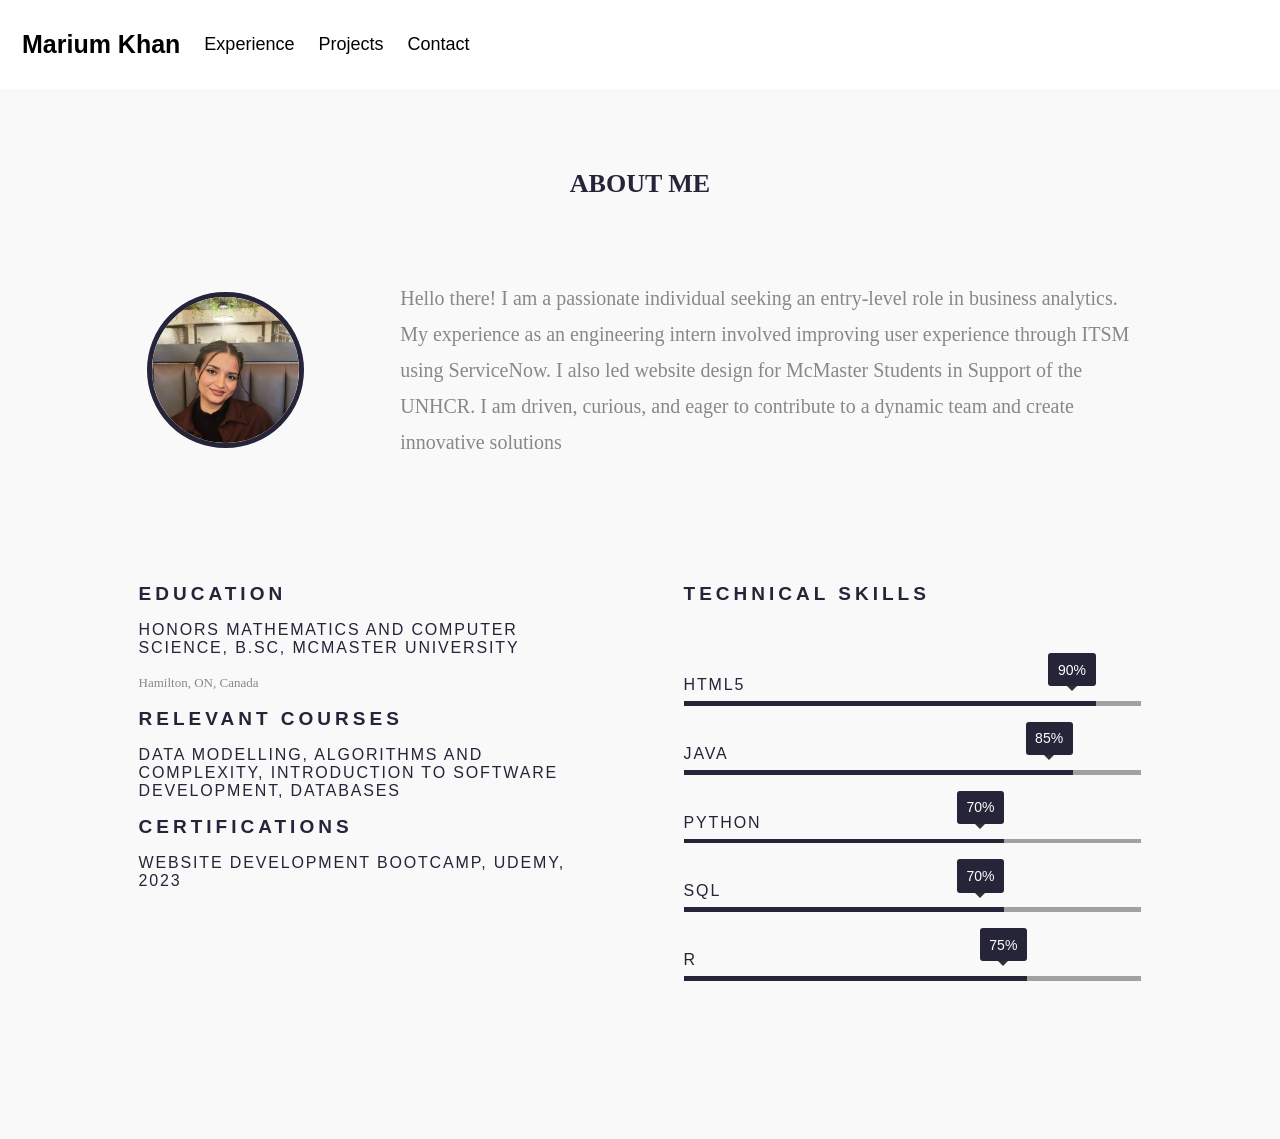
<file: public/index.html>
<head>
    <link rel="stylesheet" type="text/css" href="profile.css" />
    <div class="header">
        <a href="main.html" class="name">Marium Khan</a>
        <div class="header-right">
          <a class href="experience.html">Experience</a>
          <a href="#contact">Projects</a>
          <a href="#about">Contact</a>
        </div>
      </div>
     
      <!--our team snippet on bootsnip by pankajrajput*/-->
      
   


</head>
<body>
    <div class="cont">
    <div class="wrap">
        <div class="about">
            <div class="about-intro">
                <h1>ABOUT ME</h1>
                
                <div class="intro-details">
                    <div class="intro-image">
                        <div class="image">
                            <img class="image-circle" src="m.jpeg" alt="">
                        </div>
                    </div>
                    <div class="intro-paragraph padding"><p>Hello there! I am a passionate individual seeking an entry-level role in business analytics. My experience as an engineering intern involved improving user experience through ITSM using ServiceNow. I also led website design for McMaster Students in Support of the UNHCR. I am driven, curious, and eager to contribute to a dynamic team and create innovative solutions</p></div>
                </div>
            </div>
            <div class="about-info">
                <div class="profile padding">
                    <h2>Education</h2>
                    <h3>Honors Mathematics and Computer Science, B.Sc, McMaster university</h3>
                    <p>Hamilton, ON, Canada</p>
                   <h2>Relevant Courses</h2>
                   <h3>Data Modelling, Algorithms and Complexity, Introduction to Software Development, Databases  </h3>
                   <h2>Certifications</h2>
                   <h3>Website Development Bootcamp, Udemy, 2023</h3>
                </div>
                <div class="skills padding">
                    <h2>Technical Skills</h2>
                    <p></p>
                    <ul class="skill-bars">
                       <li>
                           <div class="progress percent90"><span>90%</span></div>
                           <strong>HTML5</strong>
                       </li>
                       <li>
                           <div class="progress percent85"><span>85%</span></div>
                           <strong>Java</strong>
                       </li>
                       <li>
                           <div class="progress percent70"><span>70%</span></div>
                           <strong>Python</strong>
                       </li>
                       <li>
                           <div class="progress percent70"><span>70%</span></div>
                           <strong>SQL</strong>
                       </li>
                       <li>
    
                           <div class="progress percent75"><span>75%</span></div>
                           <strong>R</strong>
                       </li>
          
                    </ul> <!-- /skill-bars -->		
    
                    
                </div>
            </div>
        </div>
</body>
</file>
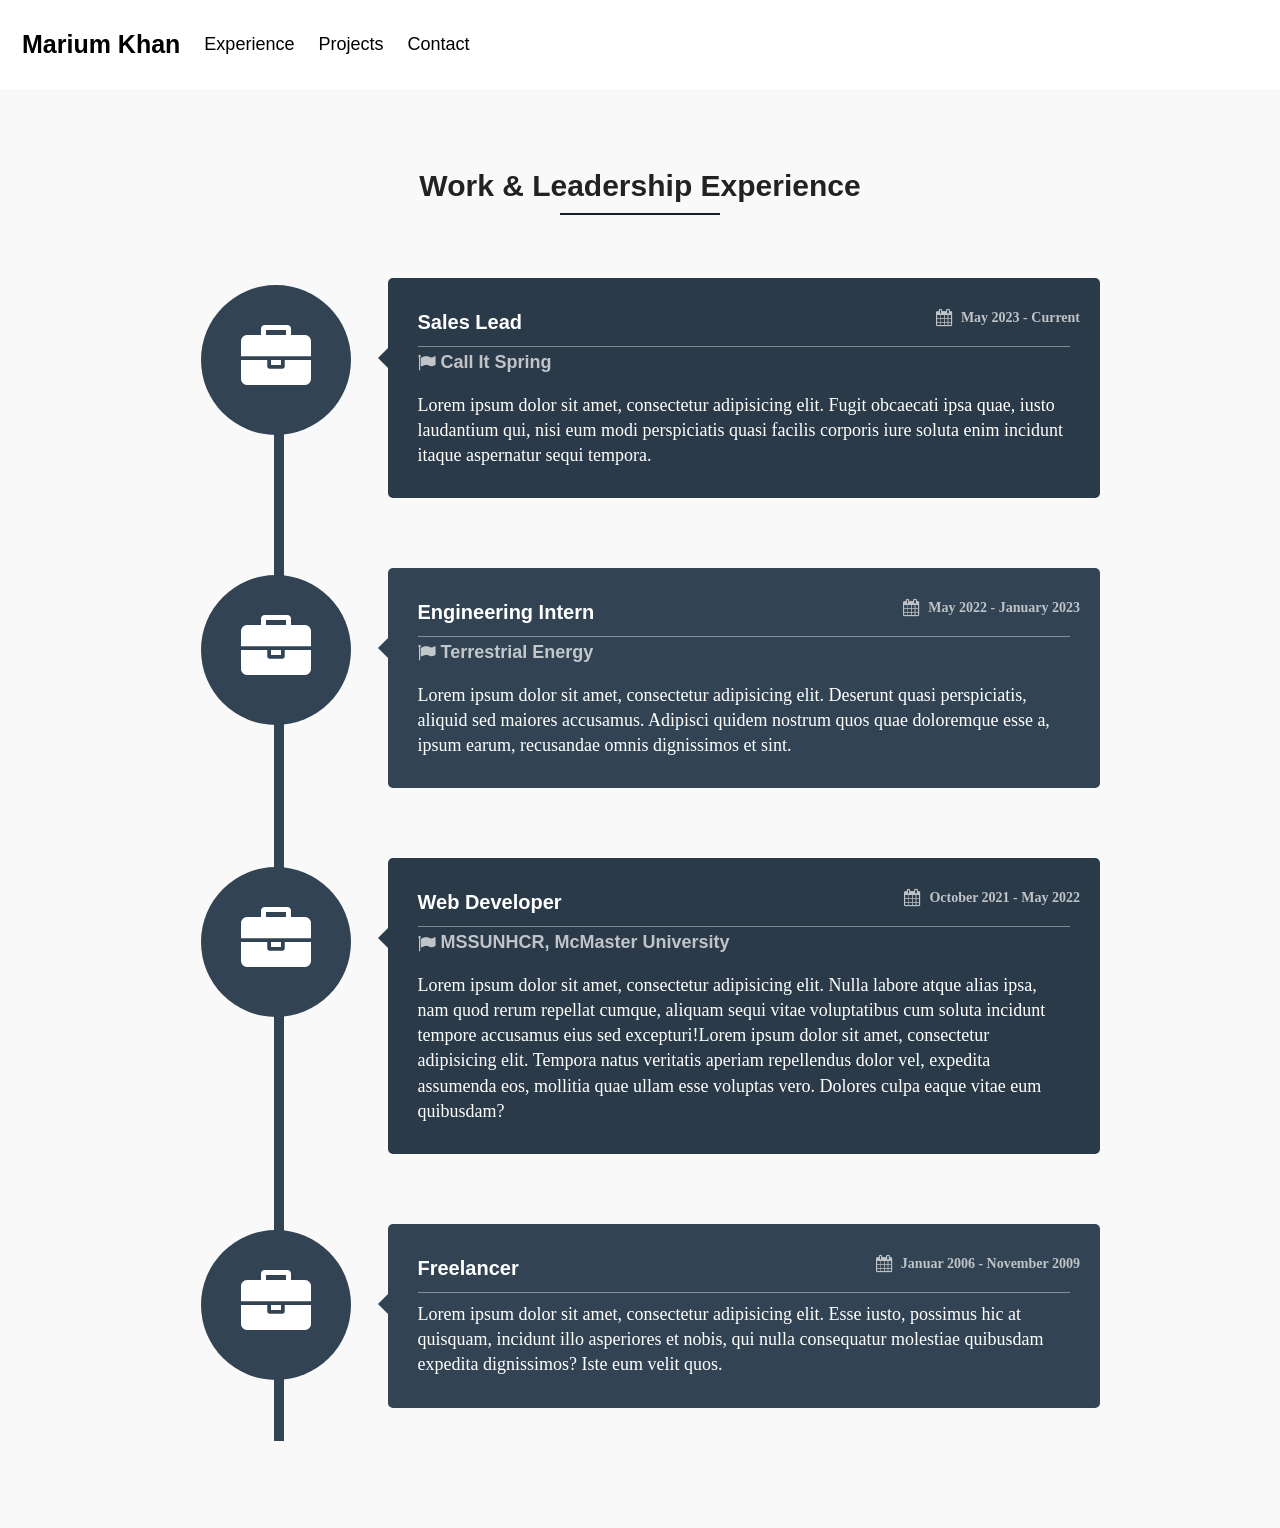
<file: public/experience.html>
<!DOCTYPE html>
<html lang="en">
<meta charset="UTF-8">
<title>Page Title</title>
<meta name="viewport" content="width=device-width,initial-scale=1">
<link rel="stylesheet" type="text/css" href="main.css" />
<link rel="stylesheet" href="https://cdnjs.cloudflare.com/ajax/libs/font-awesome/4.7.0/css/font-awesome.min.css">

<body>
    <div class="header">
        <a href="main.html" class="name">Marium Khan</a>
        <div class="header-right">
          <a class href="experience.html">Experience</a>
          <a href="#contact">Projects</a>
          <a href="#about">Contact</a>
        </div>
      </div>
      <div id="workexperience" class="sectionClass">
        <div class="row ">
          <div class="sectiontitle">
            <h2>Work & Leadership Experience</h2>
            <span class="headerLine"></span>
          </div>
          <div class="fullWidth eight columns">
            <ul class="cbp_tmtimeline">
              <li>
                <div class="cbp_tmicon cbp_tmicon-phone">
                  <i class="faPra fa-briefcase"></i>
                </div>
                <div class="cbp_tmlabel wow fadeInRight animated">
                  <h3>Sales Lead</h3>
                  <div class="date">
                    <i class="fa fa-calendar"></i>May 2023 - Current
                  </div>
                  <h4><i class="fa fa-flag"></i>Call It Spring</h4>
                  <p class="projectParagraph">Lorem ipsum dolor sit amet, consectetur adipisicing elit. Fugit obcaecati ipsa quae, iusto laudantium qui, nisi eum modi perspiciatis quasi facilis corporis iure soluta enim incidunt itaque aspernatur sequi tempora.</p>
                </div>
              </li>
              <li>
                <div class="cbp_tmicon cbp_tmicon-screen">
                  <i class="faPra fa-briefcase"></i>
                </div>
                <div class="cbp_tmlabel wow fadeInRight animated">
                  <h3>Engineering Intern</h3>
                  <h4><i class="fa fa-flag"></i>Terrestrial Energy</h4>
                  <div class="date"><i class="fa fa-calendar"></i>May 2022 - January 2023</div>
                  <p class="projectParagraph">Lorem ipsum dolor sit amet, consectetur adipisicing elit. Deserunt quasi perspiciatis, aliquid sed maiores accusamus. Adipisci quidem nostrum quos quae doloremque esse a, ipsum earum, recusandae omnis dignissimos et sint.</p>
                </div>
              </li>
              <li>
                <div class="cbp_tmicon cbp_tmicon-mail">
                  <i class="faPra fa-briefcase"></i>
                </div>
                <div class="cbp_tmlabel wow fadeInRight animated">
                  <h3>Web Developer</h3>
                  <h4><i class="fa fa-flag"></i>MSSUNHCR, McMaster University</h4>
                  <div class="date"><i class="fa fa-calendar"></i>October 2021 - May 2022</div>
                  <p class="projectParagraph">Lorem ipsum dolor sit amet, consectetur adipisicing elit. Nulla labore atque alias ipsa, nam quod rerum repellat cumque, aliquam sequi vitae voluptatibus cum soluta incidunt tempore accusamus eius sed excepturi!Lorem ipsum dolor sit amet,
                    consectetur adipisicing elit. Tempora natus veritatis aperiam repellendus dolor vel, expedita assumenda eos, mollitia quae ullam esse voluptas vero. Dolores culpa eaque vitae eum quibusdam?</p>
      
                </div>
              </li>
              <li>
                <div class="cbp_tmicon cbp_tmicon-phone">
                  <i class="faPra fa-briefcase"></i>
                </div>
                <div class="cbp_tmlabel wow fadeInRight animated">
                  <h3>Freelancer</h3>
                  <div class="date"><i class="fa fa-calendar"></i>Januar 2006 - November 2009</div>
                  <p class="projectParagraph">Lorem ipsum dolor sit amet, consectetur adipisicing elit. Esse iusto, possimus hic at quisquam, incidunt illo asperiores et nobis, qui nulla consequatur molestiae quibusdam expedita dignissimos? Iste eum velit quos.</p>
                </div>
              </li>
            </ul>
          </div>
        </div>
      </div>
      


</body>
</html>
</file>
<file: public/profile.css>
.header {
    overflow: hidden;
    background-color: #ffffff;
    padding: 20px 10px;
    position: relative;
  }
  body {
  font-family: Open Sans, "Helvetica Neue", "Helvetica", Helvetica, Arial, sans-serif;
  font-size: 13px;
  color: #666;
  position: relative;
  -webkit-font-smoothing: antialiased;
  margin: 0;
}
  
  /* Style the header links */
  .header a {
    float: left;
    color: black;
    text-align: center;
    padding: 12px;
    text-decoration: none;
    font-size: 18px;
    line-height: 25px;
    border-radius: 4px;
  }
  
  /* Style the logo link (notice that we set the same value of line-height and font-size to prevent the header to increase when the font gets bigger */
  .header a.name {
    font-size: 25px;
    font-weight: bold;
  }
  .btn {
    border: none;
    outline: none;
    padding: 10px 16px;
    
    cursor: pointer;
  }
  
  /* Change the background color on mouse-over */
 
  a:hover{
    background-color: rgba(250, 250, 250, 0.373);
    border-radius:10%;
    color: rgb(0, 0, 0);
  }
  /* Style the active/current link*/
  .active, .btn:hover {
    background-color: rgba(250, 250, 250, 0.373);
    border-radius:10%;
    color: rgb(0, 0, 0);
  }
  
  /* Float the link section to the right */
  .header-right {
    float:none;
  }
  
  /* Add media queries for responsiveness - when the screen is 500px wide or less, stack the links on top of each other */
  @media screen and (max-width: 500px) {
    .header a {
      float: none;
      display: block;
      text-align: left;
    }
    .header-right {
      float: none;
    }
  }
  body {
    font-family: Open Sans, "Helvetica Neue", "Helvetica", Helvetica, Arial, sans-serif;
    font-size: 13px;
    color: #666;
    position: relative;
    -webkit-font-smoothing: antialiased;
    margin: 0;
  }
*{
	box-sizing: border-box;
    -webkit-box-sizing: border-box;
    -moz-box-sizing: border-box;
    
}
.cont{
    font-family: Open Sans, "Helvetica Neue", "Helvetica", Helvetica, Arial, sans-serif;
    padding: 80px 0px 50px 0px;
    position: relative;
    display: block;
    background: rgb(249, 249, 249);
    height:max-content;
}

.wrap{
	width: 100%;
	max-width: 1100px;
	height: 100%;
	margin: 0 auto;
	padding-left: 5px;
	padding-right: 5px;
    
    
}
.padding{
	padding: 4%;
}

/** Layout **/
.intro-details{
    font-family: Open Sans, "Helvetica Neue", "Helvetica", Helvetica, Arial, sans-serif;
	display: -ms-flex;
    display: -webkit-flex;
    display: flex;
    flex-flow: row wrap;
}
	.intro-details > .intro-image{
	    width: 24%;
		display: flex;
		align-items: center;
		justify-content: center;
	}
	.intro-details > .intro-paragraph{
		width: 76%;
	}

.about-info{
	display: -ms-flex;
	display: -webkit-flex;
	display: flex;
	flex-direction: row;
}
	.about-info > .profile{
		-webkit-flex: 1 0 0;
   		flex: 1 0 0;
	}
	.about-info > .skills{
		-webkit-flex: 1 0 0;
   		flex: 1 0 0;
	}

.about-buttons{
	display: -ms-flex;
	display: -webkit-flex;
	display: flex;
	margin: 0 auto;
}
	.about-buttons div{
		width: 100%;
	}

/** Elements **/
.intro-image > .image{
	max-width: 60%;
	display: block;
	margin: 0 auto;
}
	.intro-image > .image > .image-circle{
		width: 100%;
		border-radius: 50%;
		margin: 0 auto;
		border: 5px solid #252439;
		transition: all .2s ease-in;
		-webkit-transition: all .2s ease-in;
		-moz-transition: all .2s ease-in;
		-o-transition: all .2s ease-in;
	}

.about-button{
	min-width: 70%;
	height: 100%;
	padding: 20px;
    font-family: Open Sans, "Helvetica Neue", "Helvetica", Helvetica, Arial, sans-serif;
	text-align: center;
	text-transform: uppercase;
	letter-spacing: .3rem;
	cursor: pointer;
	font-size: 14px;
	transition: all .3s ease-in;
	-webkit-transition: all .3s ease-in;
	-moz-transition: all .3s ease-in;
	-o-transition: all .3s ease-in;
}
	.hire-me > .about-button{
		margin-right: 25px;
		float: right;
		color: #252439;
    	background-color: transparent;
		border: 3px solid #252439;
	}
		.hire-me > .about-button:hover{
			color: #314036;
			border-color: #000000;
		}
	

.skill-bars {
	list-style: none;
	margin: 6rem 0 3rem;
	padding: 0px;
}
.skill-bars li {
	height: .3rem;
	background: #a1a1a1;
	width: 100%;
	margin-bottom: 4rem;
	padding: 0;
	position: relative;
}
.skill-bars li strong {
	position: absolute;
	left: 0;
	top: -1rem;
	font-family: "poppins-bold", sans-serif;
	color: #252439;
	text-transform: uppercase;
	letter-spacing: .115rem;
	font-weight: normal;
	font-size: 16px;
	line-height: 0;
}
.skill-bars li .progress {
	background: #252439;
	position: relative;
	height: 100%;
}
.skill-bars li .progress span {
	position: absolute;
	right: 0;
	top: -3rem;
	display: block;
	font-family: "poppins-regular", sans-serif;
	color: white;
	font-size: 14px;
	line-height: 1;
	background: #252439;
	padding: .6rem .6rem;
	border-radius: 3px;
}
.skill-bars li .progress span::after {
	position: absolute;
	left: 50%;
	bottom: -5px;
	margin-left: -5px;
	border-right: 5px solid transparent;
	border-left: 5px solid transparent;
	border-top: 5px solid #313131;
	content: "";
}

.skill-bars li .percent5   { width: 5%; }
.skill-bars li .percent10  { width: 10%; }
.skill-bars li .percent15  { width: 15%; }
.skill-bars li .percent20  { width: 20%; }
.skill-bars li .percent25  { width: 25%; }
.skill-bars li .percent30  { width: 30%; }
.skill-bars li .percent35  { width: 35%; }
.skill-bars li .percent40  { width: 40%; }
.skill-bars li .percent45  { width: 45%; }
.skill-bars li .percent50  { width: 50%; }
.skill-bars li .percent55  { width: 55%; }
.skill-bars li .percent60  { width: 60%; }
.skill-bars li .percent65  { width: 65%; }
.skill-bars li .percent70  { width: 70%; }
.skill-bars li .percent75  { width: 75%; }
.skill-bars li .percent80  { width: 80%; }
.skill-bars li .percent85  { width: 85%; }
.skill-bars li .percent90  { width: 90%; }
.skill-bars li .percent95  { width: 95%; }
.skill-bars li .percent100 { width: 100%; }



/** Styles **/
.about h1, .about h2, .about h3, .about h4{
	color: #252439;
	
}
.about h1, .about h4{
	font-family: serif;
	text-align: center;
}
.about h1{
	margin-top: 0px;
}
.about h4{
	color: #26302a;
	letter-spacing: .25rem;
	margin-bottom: 8px;
	text-transform: uppercase;
}
.about h2{
	text-transform: uppercase;
	letter-spacing: .25rem;
	font-size: 19px;
}
.about h3{
	text-transform: uppercase;
	letter-spacing: .115rem;
	font-weight: normal;
	font-size: 16px;
	

}
.about p{
	color: #888888;
	font-family: "lora-regular", serif;
	line-height: 1.5;
}
.intro-paragraph p{
	line-height: 1.8 !important;
	font-size: 20px;
}


/** Media Queries **/
@media all and (max-width : 800px) {
	.about-info{
		flex-direction: column;
	}
	.about-info h2{
		text-align: center;
	}
	.about-buttons{
		flex-direction: column;
	}
	.about-button{
		width: 100%;
	}
		.hire-me > .about-button{
			float: none;
			margin-right: 0px;
			margin-bottom: 15px;
		}
		.download-cv > .about-button{
			margin-left: 0px;	
			float: none;
		}
	.intro-image > .image {
		max-width: 95%;	
	}
	.intro-paragraph p{
		line-height: 1.5 !important;
		font-size: 18px;
	}
	.about h1 {
		font-size: 22px;
	}
	.about h2, .about h3, .about h4{
		font-size: 15px;
        font-family: Open Sans, "Helvetica Neue", "Helvetica", Helvetica, Arial, sans-serif;
	}
}
@media all and (max-width : 500px) {
	.intro-details > .intro-image{
	    width: 100%;
	}
	.intro-details > .intro-paragraph{
		width: 100%;
		text-align: center;
	}
	.intro-image > .image{
		width: 40%;
	}
}
</file>
<file: public/main.css>
/* Style the header with a grey background and some padding */
.header {
    overflow: hidden;
    background-color: #ffffff;
    padding: 20px 10px;
    position: relative;
  }
  body {
  font-family: Open Sans, "Helvetica Neue", "Helvetica", Helvetica, Arial, sans-serif;
  font-size: 13px;
  color: #666;
  position: relative;
  -webkit-font-smoothing: antialiased;
  margin: 0;
}
  
  /* Style the header links */
  .header a {
    float: left;
    color: black;
    text-align: center;
    padding: 12px;
    text-decoration: none;
    font-size: 18px;
    line-height: 25px;
    border-radius: 4px;
  }
  
  /* Style the logo link (notice that we set the same value of line-height and font-size to prevent the header to increase when the font gets bigger */
  .header a.name {
    font-size: 25px;
    font-weight: bold;
  }
  .btn {
    border: none;
    outline: none;
    padding: 10px 16px;
    
    cursor: pointer;
  }
  
  /* Change the background color on mouse-over */
 
  a:hover{
    background-color: rgba(250, 250, 250, 0.373);
    border-radius:10%;
    color: rgb(0, 0, 0);
  }
  /* Style the active/current link*/
  .active, .btn:hover {
    background-color: rgba(250, 250, 250, 0.373);
    border-radius:10%;
    color: rgb(0, 0, 0);
  }
  
  /* Float the link section to the right */
  .header-right {
    float:none;
  }
  
  /* Add media queries for responsiveness - when the screen is 500px wide or less, stack the links on top of each other */
  @media screen and (max-width: 500px) {
    .header a {
      float: none;
      display: block;
      text-align: left;
    }
    .header-right {
      float: none;
    }
  }
  body {
    font-family: Open Sans, "Helvetica Neue", "Helvetica", Helvetica, Arial, sans-serif;
    font-size: 13px;
    color: #666;
    position: relative;
    -webkit-font-smoothing: antialiased;
    margin: 0;
  }
  
  * {
    -webkit-box-sizing: border-box;
    -moz-box-sizing: border-box;
    box-sizing: border-box;
  }
  
  body,
  div,
  dl,
  dt,
  dd,
  ul,
  ol,
  li,
  h1,
  h2,
  h3,
  h4,
  h5,
  h6,
  pre,
  form,
  p,
  blockquote,
  th,
  td {
    margin: 0;
    padding: 0;
    font-size: 13px;
    direction: ltr;
  }
  .sectionClass {
    padding: 80px 0px 50px 0px;
    position: relative;
    display: block;
    background: rgb(249, 249, 249);
  }
  
  .row {
    width: 980px;
    height: 100%;
    max-width: 100%;
    margin: 0 auto;
  }
  
  .row:before,
  .row:after {
    content: "";
    display: table;
  }
  
  .sectiontitle {
    background-position: center;
    text-align: center;
    min-height: 20px;
  }
  
  .sectiontitle h2 {
    font-size: 30px;
    color: #222;
    margin-bottom: 0px;
    padding-right: 10px;
    padding-left: 10px;
  }
  
  .headerLine {
    width: 160px;
    height: 2px;
    display: inline-block;
    background: #101F2E;
  }
  
  .fullWidth {
    width: 100%;
    display: table;
    float: none;
    padding: 0;
    min-height: 1px;
    height: 100%;
    position: relative;
  }
  /********************************/
  /*  SECTION WORK EXPERIENCE
  ********************************/
  
  #work-experience .sectiontitle .headerLine {
    width: 280px;
  }
  
  #work-experience .headerline {
    width: 280px;
  }
  
  .cbp_tmtimeline {
    margin: 60px 30px 0 0;
    padding: 0;
    list-style: none;
    position: relative;
  }
  
  .cbp_tmtimeline:before {
    content: '';
    position: absolute;
    top: 3%;
    bottom: 0;
    width: 10px;
    background: #324454;
    left: 13%;
    height: 100%;
  }
  
  .cbp_tmtimeline li:last-child:before {
    content: initial;
  }
  
  .cbp_tmtimeline > li .cbp_tmtime {
    display: block;
    width: 25%;
    padding-right: 100px;
    position: absolute;
  }
  
  .cbp_tmtimeline > li .cbp_tmtime span {
    display: block;
    text-align: right;
  }
  
  .cbp_tmtimeline > li .cbp_tmtime span:first-child {
    font-size: 0.9em;
    color: #bdd0db;
  }
  
  .cbp_tmtimeline > li .cbp_tmtime span:last-child {
    font-size: 2.9em;
    color: #3594cb;
  }
  
  .cbp_tmtimeline > li:nth-child(odd) .cbp_tmtime span:last-child {
    color: #6cbfee;
  }
  
  .cbp_tmtimeline > li .cbp_tmlabel {
    margin: 0 0 15px 25%;
    background: rgba(50, 68, 84, 1);
    color: #FFF;
    padding: 30px;
    font-size: 1.2em;
    font-weight: 300;
    line-height: 1.4;
    font-family: 'Open Sans';
    position: relative;
    border-radius: 5px;
    min-height: 150px;
  }
  
  .cbp_tmtimeline > li:nth-child(odd) .cbp_tmlabel {
    background: #2B3A48;
  }
  
  .cbp_tmtimeline > li .cbp_tmlabel h3 {
    margin-top: 0px;
    color: white;
    font-size: 20px;
    margin-bottom: 5px;
    padding: 0 0 10px 0;
    border-bottom: 1px solid rgba(255, 255, 255, 0.4);
    font-family: 'Open Sans', sans-serif;
    font-weight: bold;
  }
  
  .cbp_tmtimeline > li .cbp_tmlabel h4 {
    opacity: 0.7;
    color: rgba(255, 255, 255, 1);
    letter-spacing: 0px;
    font-family: 'Source Sans Pro', sans-serif;
    font-size: 18px;
    line-height: 1.2em;
    font-weight: 600;
    padding: 0;
    padding-bottom: 10px;
    margin: 0;
    text-align: left;
  }
  
  .cbp_tmtimeline > li .cbp_tmlabel h4 i {
    margin-right: 5px;
    vertical-align: middle;
  }
  
  .cbp_tmtimeline > li .cbp_tmlabel:after {
    right: 100%;
    border: solid transparent;
    content: " ";
    height: 0;
    width: 0;
    position: absolute;
    pointer-events: none;
    border-right-color: rgba(50, 68, 84, 1);
    border-width: 10px;
    top: 70px;
  }
  
  .cbp_tmtimeline > li:nth-child(odd) .cbp_tmlabel:after {
    border-right-color: #2B3A48;
  }
  
  .cbp_tmtimeline > li .cbp_tmicon {
    width: 150px;
    height: 150px;
    top: 3%;
    speak: none;
    font-style: normal;
    font-weight: normal;
    font-variant: normal;
    text-transform: none;
    font-size: 1.4em;
    line-height: 40px;
    -webkit-font-smoothing: antialiased;
    position: absolute;
    color: #151515;
    background: #324454;
    border-radius: 50%;
    text-align: center;
    left: 8%;
    margin: 0 0 0 -25px;
  }
  
  .cbp_tmtimeline li {
    margin-bottom: 70px;
    position: relative;
  }
  
  .sectionClassProject {
    position: relative;
    display: block;
    /* background: #f7f7f7; */
    
    margin: 0 auto;
    padding: 80px 1.875em 3.125em;
  }
  
  .projectParagraph {
    font-size: 18px;
    margin: 0.5em 0 0;
    font-family: 'Source Sans Pro', serif;
  }
  
  .projectParagraphLink {
    font-size: 15px !important;
    font-weight: 500 !important;
    margin-top: 50px !important;
    margin-bottom: 0px;
    text-align: right;
  }
  
  .projectParagraphLink a {
    color: white;
    text-decoration: underline;
  }
  
  .cbp_tmicon img {
    width: 100%;
  }
  
  .faPra {
    display: inline-block;
    font: normal normal normal 14px/1 FontAwesome;
    text-rendering: auto;
    -webkit-font-smoothing: antialiased;
    -moz-osx-font-smoothing: grayscale;
    font-size: 70px;
    vertical-align: middle;
    color: white;
    line-height: 150px;
  }
  
  .label {
    background-color: rgba(255, 255, 255, 0.3);
    border-radius: 3px;
    color: #FFFFFF;
    display: inline;
    font-size: 12px;
    font-weight: bold;
    margin-right: 10px;
    padding: 5px 15px;
  }
  
  .date {
    color: #BFC3C7;
    display: block;
    font-size: 14px;
    font-weight: 600;
    position: absolute;
    top: 30px;
    right: 20px;
  }
  
  .date i {
    margin-right: 8px;
    vertical-align: top;
    font-size: 18px;
    line-height: 20px;
  }
  
  @media (max-width: 1024px) {
    .cbp_tmtimeline:before {
      display: none;
    }
    .cbp_tmtimeline > li .cbp_tmtime {
      width: 100%;
      position: relative;
      padding: 0 0 20px 0;
    }
    .cbp_tmtimeline > li .cbp_tmtime span {
      text-align: left;
    }
    .cbp_tmtimeline > li .cbp_tmlabel {
      margin: 30px 0 70px 0;
      padding: 50px 30px 30px 30px;
      font-weight: 400;
      font-size: 95%;
      float: left;
    }
    .cbp_tmtimeline > li .cbp_tmlabel:after {
      right: auto;
      border-right-color: transparent;
      border-bottom-color: rgb(50, 68, 84);
      top: -20px;
    }
    .cbp_tmtimeline > li:nth-child(odd) .cbp_tmlabel:after {
      border-right-color: transparent;
      border-bottom-color: rgb(43, 58, 72);
      left: 65px;
    }
    .cbp_tmtimeline > li:nth-child(even) .cbp_tmlabel:after {
      right: 65px;
    }
    .cbp_tmtimeline > li:nth-child(odd) .cbp_tmicon {
      position: relative;
      float: left;
      left: auto;
      margin: 0px 5px 0 0px;
    }
    .cbp_tmtimeline > li:nth-child(even) .cbp_tmicon {
      position: relative;
      float: right;
      left: auto;
      margin: 0px 5px 0 0px;
    }
    .cbp_tmtimeline > li .cbp_tmtime span:last-child {
      font-size: 1.5em;
    }
  }
  
  @media (max-width: 32em) {
    .cbp-ntaccordion {
      font-size: 70%;
    }
  }
</file>
